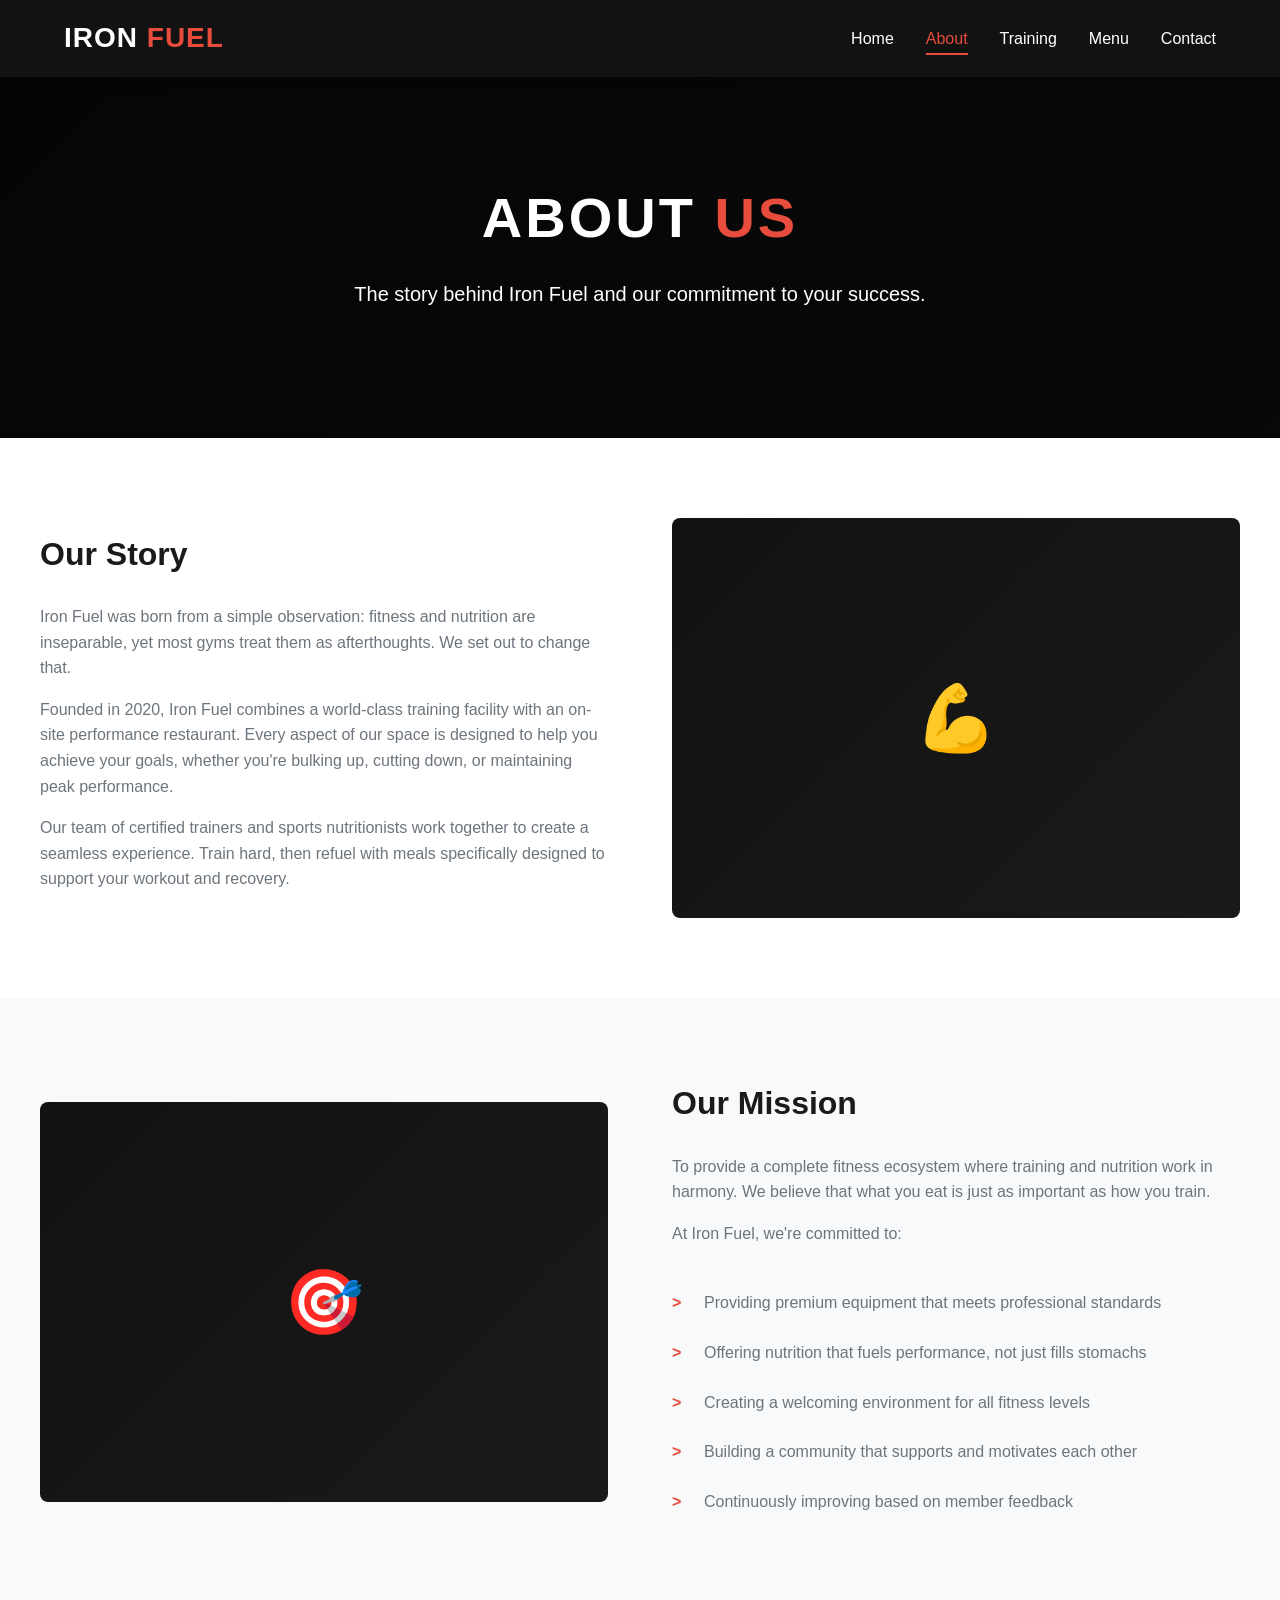
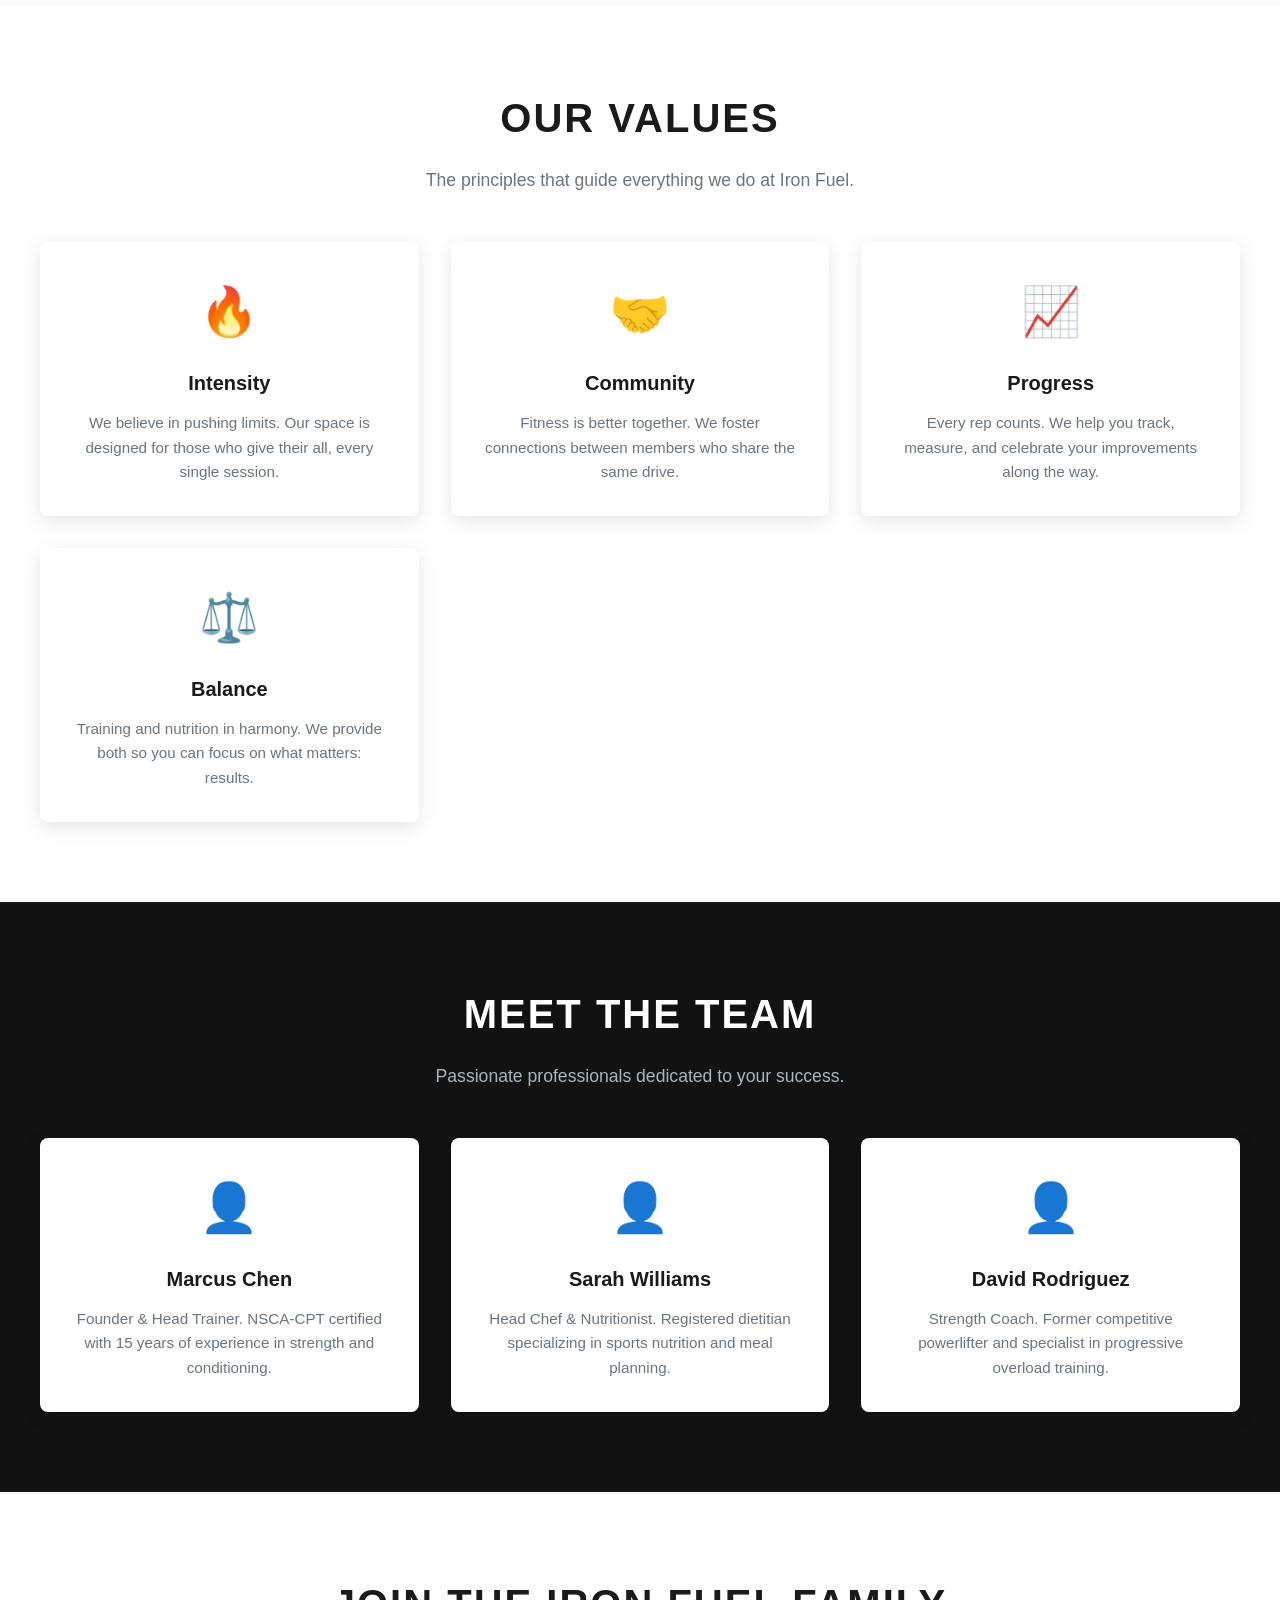
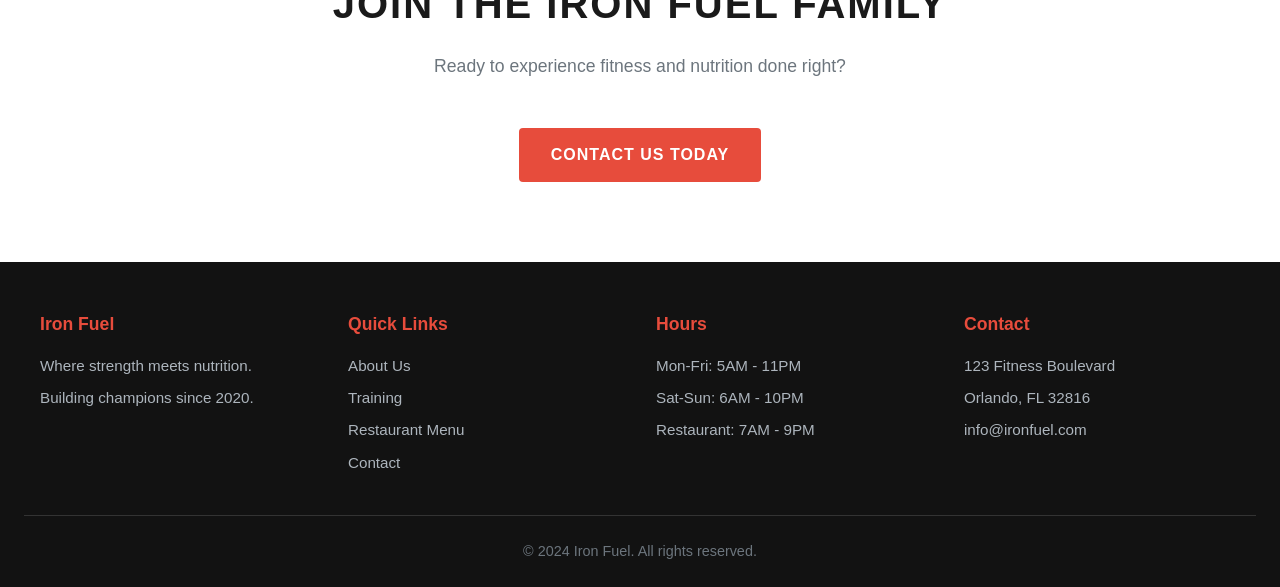
<file: about.html>
<!DOCTYPE html>
<html lang="en">
<head>
  <meta charset="UTF-8">
  <meta name="viewport" content="width=device-width, initial-scale=1.0">
  <meta name="description" content="Learn about Iron Fuel's mission to combine elite fitness facilities with performance nutrition.">
  <title>About Us | Iron Fuel</title>
  <link rel="stylesheet" href="styles.css">
</head>
<body>
  <header class="header">
    <nav class="nav-container">
      <a href="index.html" class="logo">IRON <span>FUEL</span></a>
      <button class="nav-toggle" aria-label="Toggle navigation">
        <span></span>
        <span></span>
        <span></span>
      </button>
      <ul class="nav-menu">
        <li><a href="index.html">Home</a></li>
        <li><a href="about.html" class="active">About</a></li>
        <li><a href="training.html">Training</a></li>
        <li><a href="menu.html">Menu</a></li>
        <li><a href="contact.html">Contact</a></li>
      </ul>
    </nav>
  </header>

  <main>
    <section class="hero" style="min-height: 40vh;">
      <h1>About <span>Us</span></h1>
      <p>The story behind Iron Fuel and our commitment to your success.</p>
    </section>

    <section class="section">
      <div class="container">
        <div class="about-content">
          <div class="about-text">
            <h2>Our Story</h2>
            <p>Iron Fuel was born from a simple observation: fitness and nutrition are inseparable, yet most gyms treat them as afterthoughts. We set out to change that.</p>
            <p>Founded in 2020, Iron Fuel combines a world-class training facility with an on-site performance restaurant. Every aspect of our space is designed to help you achieve your goals, whether you're bulking up, cutting down, or maintaining peak performance.</p>
            <p>Our team of certified trainers and sports nutritionists work together to create a seamless experience. Train hard, then refuel with meals specifically designed to support your workout and recovery.</p>
          </div>
          <div class="about-image">💪</div>
        </div>
      </div>
    </section>

    <section class="section section-light">
      <div class="container">
        <div class="about-content">
          <div class="about-image">🎯</div>
          <div class="about-text">
            <h2>Our Mission</h2>
            <p>To provide a complete fitness ecosystem where training and nutrition work in harmony. We believe that what you eat is just as important as how you train.</p>
            <p>At Iron Fuel, we're committed to:</p>
            <ul class="values-list">
              <li>Providing premium equipment that meets professional standards</li>
              <li>Offering nutrition that fuels performance, not just fills stomachs</li>
              <li>Creating a welcoming environment for all fitness levels</li>
              <li>Building a community that supports and motivates each other</li>
              <li>Continuously improving based on member feedback</li>
            </ul>
          </div>
        </div>
      </div>
    </section>

    <section class="section">
      <div class="container">
        <div class="section-header">
          <h2>Our Values</h2>
          <p>The principles that guide everything we do at Iron Fuel.</p>
        </div>
        <div class="features-grid">
          <div class="feature-card">
            <div class="feature-icon">🔥</div>
            <h3>Intensity</h3>
            <p>We believe in pushing limits. Our space is designed for those who give their all, every single session.</p>
          </div>
          <div class="feature-card">
            <div class="feature-icon">🤝</div>
            <h3>Community</h3>
            <p>Fitness is better together. We foster connections between members who share the same drive.</p>
          </div>
          <div class="feature-card">
            <div class="feature-icon">📈</div>
            <h3>Progress</h3>
            <p>Every rep counts. We help you track, measure, and celebrate your improvements along the way.</p>
          </div>
          <div class="feature-card">
            <div class="feature-icon">⚖️</div>
            <h3>Balance</h3>
            <p>Training and nutrition in harmony. We provide both so you can focus on what matters: results.</p>
          </div>
        </div>
      </div>
    </section>

    <section class="section section-dark">
      <div class="container">
        <div class="section-header">
          <h2>Meet the Team</h2>
          <p>Passionate professionals dedicated to your success.</p>
        </div>
        <div class="features-grid">
          <div class="feature-card">
            <div class="feature-icon">👤</div>
            <h3>Marcus Chen</h3>
            <p>Founder & Head Trainer. NSCA-CPT certified with 15 years of experience in strength and conditioning.</p>
          </div>
          <div class="feature-card">
            <div class="feature-icon">👤</div>
            <h3>Sarah Williams</h3>
            <p>Head Chef & Nutritionist. Registered dietitian specializing in sports nutrition and meal planning.</p>
          </div>
          <div class="feature-card">
            <div class="feature-icon">👤</div>
            <h3>David Rodriguez</h3>
            <p>Strength Coach. Former competitive powerlifter and specialist in progressive overload training.</p>
          </div>
        </div>
      </div>
    </section>

    <section class="section">
      <div class="container">
        <div class="section-header">
          <h2>Join the Iron Fuel Family</h2>
          <p>Ready to experience fitness and nutrition done right?</p>
        </div>
        <div style="text-align: center;">
          <a href="contact.html" class="btn btn-primary">Contact Us Today</a>
        </div>
      </div>
    </section>
  </main>

  <footer class="footer">
    <div class="footer-content">
      <div class="footer-section">
        <h4>Iron Fuel</h4>
        <p>Where strength meets nutrition.</p>
        <p>Building champions since 2020.</p>
      </div>
      <div class="footer-section">
        <h4>Quick Links</h4>
        <a href="about.html">About Us</a>
        <a href="training.html">Training</a>
        <a href="menu.html">Restaurant Menu</a>
        <a href="contact.html">Contact</a>
      </div>
      <div class="footer-section">
        <h4>Hours</h4>
        <p>Mon-Fri: 5AM - 11PM</p>
        <p>Sat-Sun: 6AM - 10PM</p>
        <p>Restaurant: 7AM - 9PM</p>
      </div>
      <div class="footer-section">
        <h4>Contact</h4>
        <p>123 Fitness Boulevard</p>
        <p>Orlando, FL 32816</p>
        <p>info@ironfuel.com</p>
      </div>
    </div>
    <div class="footer-bottom">
      <p>&copy; 2024 Iron Fuel. All rights reserved.</p>
    </div>
  </footer>

  <script>
    document.querySelector('.nav-toggle').addEventListener('click', function() {
      document.querySelector('.nav-menu').classList.toggle('active');
    });
  </script>
</body>
</html>
</file>
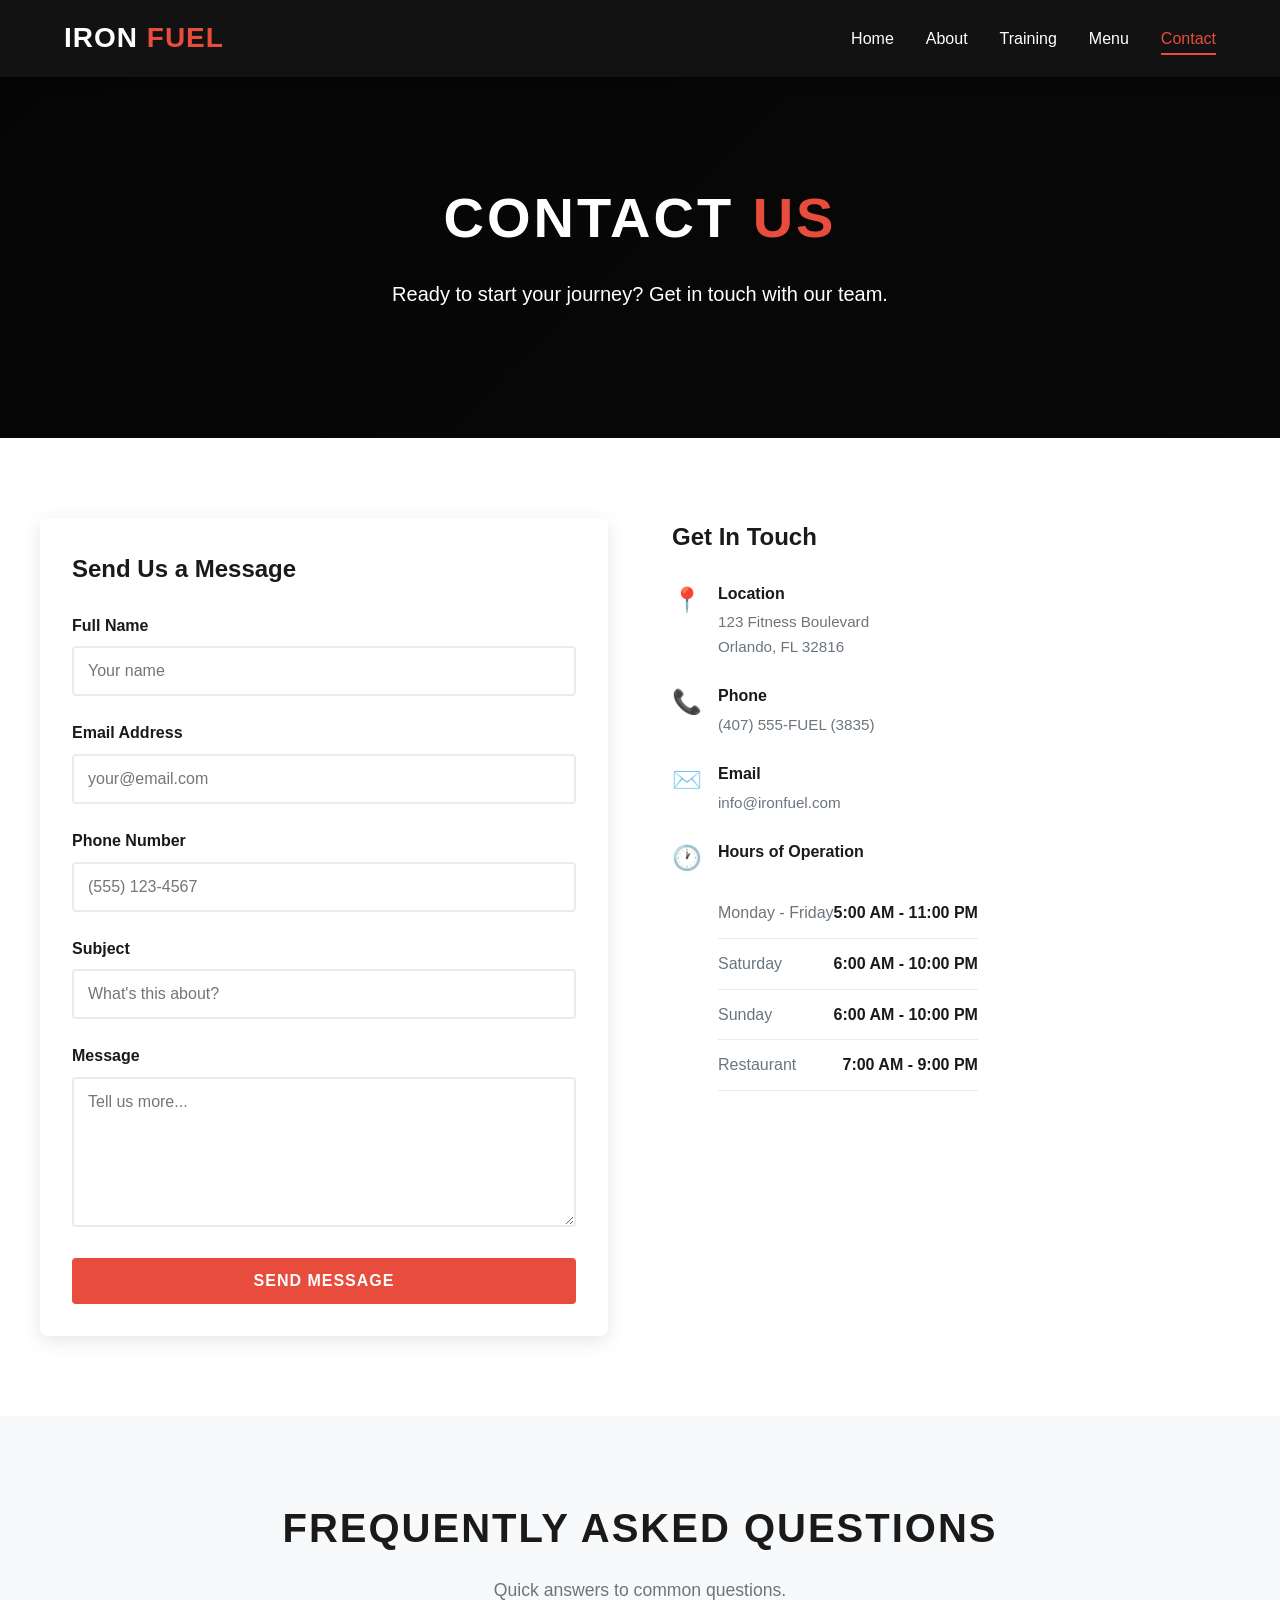
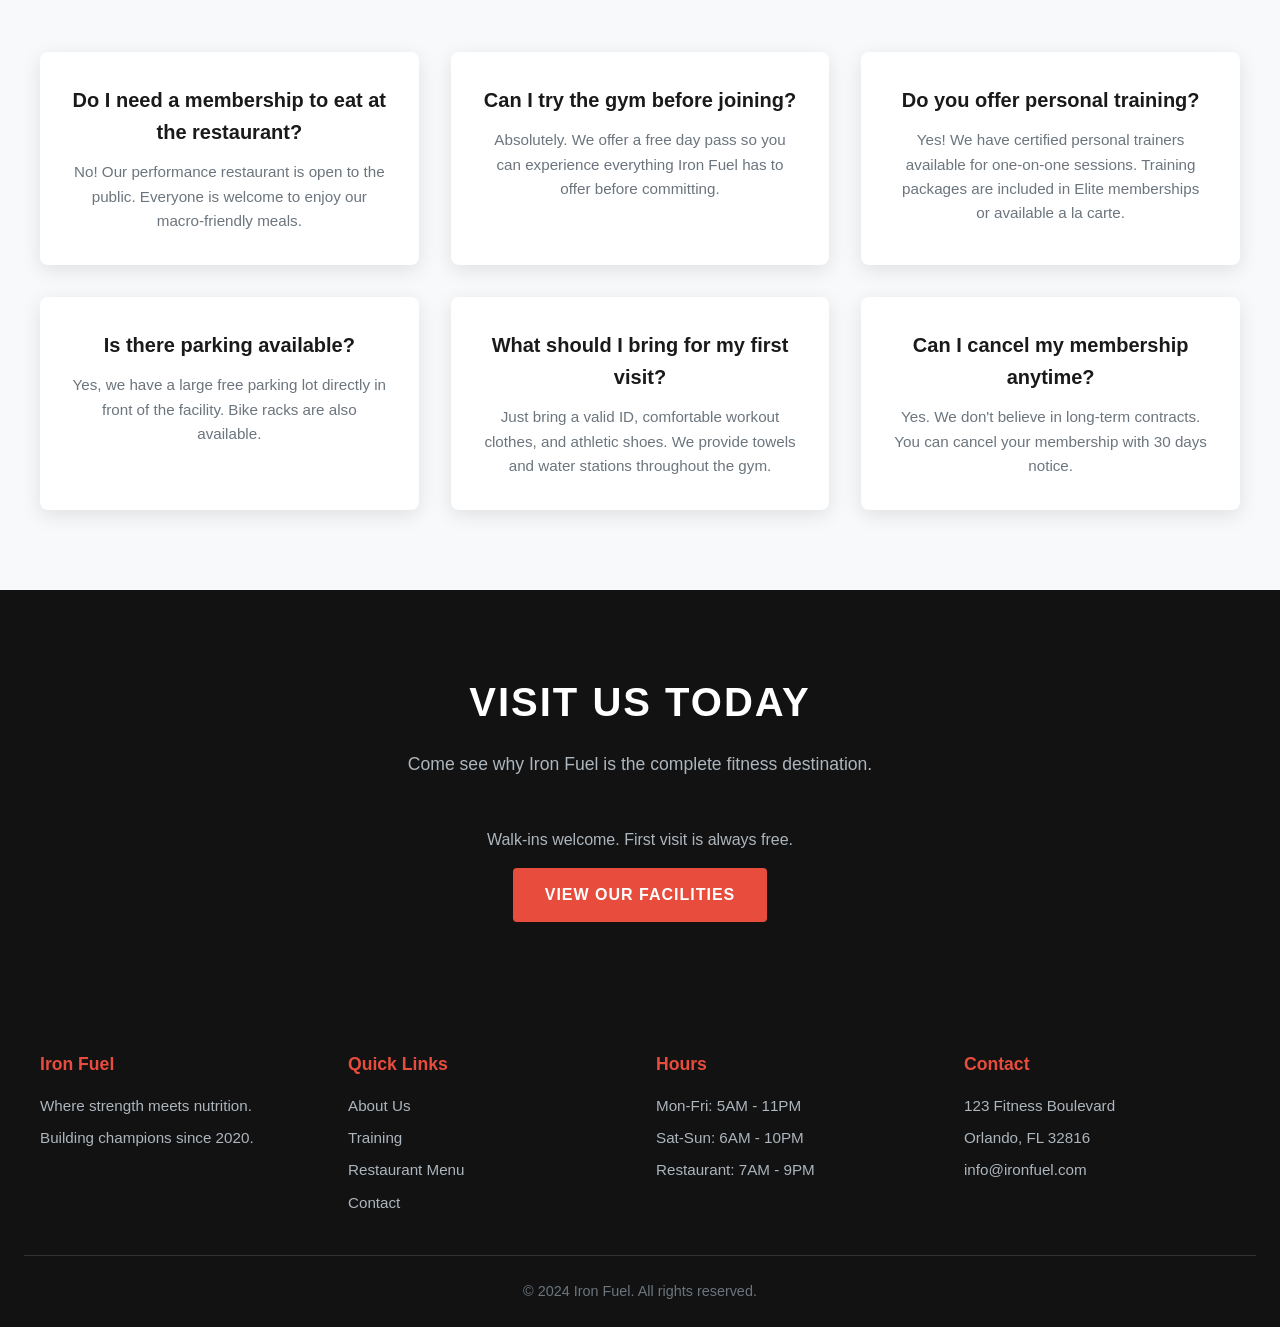
<file: contact.html>
<!DOCTYPE html>
<html lang="en">
<head>
  <meta charset="UTF-8">
  <meta name="viewport" content="width=device-width, initial-scale=1.0">
  <meta name="description" content="Contact Iron Fuel for membership inquiries, restaurant reservations, and general questions.">
  <title>Contact | Iron Fuel</title>
  <link rel="stylesheet" href="styles.css">
</head>
<body>
  <header class="header">
    <nav class="nav-container">
      <a href="index.html" class="logo">IRON <span>FUEL</span></a>
      <button class="nav-toggle" aria-label="Toggle navigation">
        <span></span>
        <span></span>
        <span></span>
      </button>
      <ul class="nav-menu">
        <li><a href="index.html">Home</a></li>
        <li><a href="about.html">About</a></li>
        <li><a href="training.html">Training</a></li>
        <li><a href="menu.html">Menu</a></li>
        <li><a href="contact.html" class="active">Contact</a></li>
      </ul>
    </nav>
  </header>

  <main>
    <section class="hero" style="min-height: 40vh;">
      <h1>Contact <span>Us</span></h1>
      <p>Ready to start your journey? Get in touch with our team.</p>
    </section>

    <section class="section">
      <div class="container">
        <div class="contact-grid">
          <div class="contact-form">
            <h3 style="margin-bottom: 1.5rem; font-size: 1.5rem;">Send Us a Message</h3>
            <form action="#" method="POST">
              <div class="form-group">
                <label for="name">Full Name</label>
                <input type="text" id="name" name="name" required placeholder="Your name">
              </div>
              <div class="form-group">
                <label for="email">Email Address</label>
                <input type="email" id="email" name="email" required placeholder="your@email.com">
              </div>
              <div class="form-group">
                <label for="phone">Phone Number</label>
                <input type="tel" id="phone" name="phone" placeholder="(555) 123-4567">
              </div>
              <div class="form-group">
                <label for="subject">Subject</label>
                <input type="text" id="subject" name="subject" required placeholder="What's this about?">
              </div>
              <div class="form-group">
                <label for="message">Message</label>
                <textarea id="message" name="message" required placeholder="Tell us more..."></textarea>
              </div>
              <button type="submit" class="btn btn-primary" style="width: 100%;">Send Message</button>
            </form>
          </div>

          <div class="contact-info">
            <h3>Get In Touch</h3>

            <div class="info-item">
              <div class="info-icon">📍</div>
              <div class="info-text">
                <h4>Location</h4>
                <p>123 Fitness Boulevard<br>Orlando, FL 32816</p>
              </div>
            </div>

            <div class="info-item">
              <div class="info-icon">📞</div>
              <div class="info-text">
                <h4>Phone</h4>
                <p>(407) 555-FUEL (3835)</p>
              </div>
            </div>

            <div class="info-item">
              <div class="info-icon">✉️</div>
              <div class="info-text">
                <h4>Email</h4>
                <p>info@ironfuel.com</p>
              </div>
            </div>

            <div class="info-item">
              <div class="info-icon">🕐</div>
              <div class="info-text">
                <h4>Hours of Operation</h4>
                <table class="hours-table">
                  <tr>
                    <td>Monday - Friday</td>
                    <td>5:00 AM - 11:00 PM</td>
                  </tr>
                  <tr>
                    <td>Saturday</td>
                    <td>6:00 AM - 10:00 PM</td>
                  </tr>
                  <tr>
                    <td>Sunday</td>
                    <td>6:00 AM - 10:00 PM</td>
                  </tr>
                  <tr>
                    <td>Restaurant</td>
                    <td>7:00 AM - 9:00 PM</td>
                  </tr>
                </table>
              </div>
            </div>
          </div>
        </div>
      </div>
    </section>

    <section class="section section-light">
      <div class="container">
        <div class="section-header">
          <h2>Frequently Asked Questions</h2>
          <p>Quick answers to common questions.</p>
        </div>
        <div class="features-grid">
          <div class="feature-card">
            <h3>Do I need a membership to eat at the restaurant?</h3>
            <p>No! Our performance restaurant is open to the public. Everyone is welcome to enjoy our macro-friendly meals.</p>
          </div>
          <div class="feature-card">
            <h3>Can I try the gym before joining?</h3>
            <p>Absolutely. We offer a free day pass so you can experience everything Iron Fuel has to offer before committing.</p>
          </div>
          <div class="feature-card">
            <h3>Do you offer personal training?</h3>
            <p>Yes! We have certified personal trainers available for one-on-one sessions. Training packages are included in Elite memberships or available a la carte.</p>
          </div>
          <div class="feature-card">
            <h3>Is there parking available?</h3>
            <p>Yes, we have a large free parking lot directly in front of the facility. Bike racks are also available.</p>
          </div>
          <div class="feature-card">
            <h3>What should I bring for my first visit?</h3>
            <p>Just bring a valid ID, comfortable workout clothes, and athletic shoes. We provide towels and water stations throughout the gym.</p>
          </div>
          <div class="feature-card">
            <h3>Can I cancel my membership anytime?</h3>
            <p>Yes. We don't believe in long-term contracts. You can cancel your membership with 30 days notice.</p>
          </div>
        </div>
      </div>
    </section>

    <section class="section section-dark">
      <div class="container">
        <div class="section-header">
          <h2>Visit Us Today</h2>
          <p>Come see why Iron Fuel is the complete fitness destination.</p>
        </div>
        <div style="text-align: center;">
          <p style="margin-bottom: 1rem; color: #adb5bd;">Walk-ins welcome. First visit is always free.</p>
          <a href="training.html" class="btn btn-primary">View Our Facilities</a>
        </div>
      </div>
    </section>
  </main>

  <footer class="footer">
    <div class="footer-content">
      <div class="footer-section">
        <h4>Iron Fuel</h4>
        <p>Where strength meets nutrition.</p>
        <p>Building champions since 2020.</p>
      </div>
      <div class="footer-section">
        <h4>Quick Links</h4>
        <a href="about.html">About Us</a>
        <a href="training.html">Training</a>
        <a href="menu.html">Restaurant Menu</a>
        <a href="contact.html">Contact</a>
      </div>
      <div class="footer-section">
        <h4>Hours</h4>
        <p>Mon-Fri: 5AM - 11PM</p>
        <p>Sat-Sun: 6AM - 10PM</p>
        <p>Restaurant: 7AM - 9PM</p>
      </div>
      <div class="footer-section">
        <h4>Contact</h4>
        <p>123 Fitness Boulevard</p>
        <p>Orlando, FL 32816</p>
        <p>info@ironfuel.com</p>
      </div>
    </div>
    <div class="footer-bottom">
      <p>&copy; 2024 Iron Fuel. All rights reserved.</p>
    </div>
  </footer>

  <script>
    document.querySelector('.nav-toggle').addEventListener('click', function() {
      document.querySelector('.nav-menu').classList.toggle('active');
    });
  </script>
</body>
</html>
</file>
<file: styles.css>
/* CSS Variables */
:root {
  --primary: #1a1a1a;
  --secondary: #c9302c;
  --accent: #e74c3c;
  --light: #f8f9fa;
  --dark: #121212;
  --gray: #6c757d;
  --white: #ffffff;
  --font-main: 'Segoe UI', Tahoma, Geneva, Verdana, sans-serif;
}

/* Reset */
*,
*::before,
*::after {
  box-sizing: border-box;
  margin: 0;
  padding: 0;
}

html {
  scroll-behavior: smooth;
}

body {
  font-family: var(--font-main);
  line-height: 1.6;
  color: var(--primary);
  background-color: var(--white);
  overflow-x: hidden;
}

img {
  max-width: 100%;
  height: auto;
}

a {
  text-decoration: none;
  color: inherit;
}

ul {
  list-style: none;
}

/* Header & Navigation */
.header {
  background-color: var(--dark);
  padding: 1rem 0;
  position: sticky;
  top: 0;
  z-index: 1000;
  box-shadow: 0 2px 10px rgba(0, 0, 0, 0.3);
}

.nav-container {
  max-width: 1200px;
  margin: 0 auto;
  padding: 0 1.5rem;
  display: flex;
  justify-content: space-between;
  align-items: center;
}

.logo {
  font-size: 1.75rem;
  font-weight: 800;
  color: var(--white);
  letter-spacing: 1px;
}

.logo span {
  color: var(--accent);
}

.nav-toggle {
  display: none;
  background: none;
  border: none;
  cursor: pointer;
  padding: 0.5rem;
}

.nav-toggle span {
  display: block;
  width: 25px;
  height: 3px;
  background-color: var(--white);
  margin: 5px 0;
  transition: 0.3s;
}

.nav-menu {
  display: flex;
  gap: 2rem;
}

.nav-menu a {
  color: var(--white);
  font-weight: 500;
  padding: 0.5rem 0;
  position: relative;
  transition: color 0.3s;
}

.nav-menu a::after {
  content: '';
  position: absolute;
  bottom: 0;
  left: 0;
  width: 0;
  height: 2px;
  background-color: var(--accent);
  transition: width 0.3s;
}

.nav-menu a:hover,
.nav-menu a.active {
  color: var(--accent);
}

.nav-menu a:hover::after,
.nav-menu a.active::after {
  width: 100%;
}

/* Hero Section */
.hero {
  background: linear-gradient(rgba(0, 0, 0, 0.7), rgba(0, 0, 0, 0.7)),
    linear-gradient(135deg, var(--dark) 0%, var(--primary) 100%);
  color: var(--white);
  padding: 6rem 1.5rem;
  text-align: center;
  min-height: 70vh;
  display: flex;
  flex-direction: column;
  justify-content: center;
  align-items: center;
}

/* Fade-in animation keyframes */
@keyframes fadeInUp {
  from {
    opacity: 0;
    transform: translateY(30px);
  }
  to {
    opacity: 1;
    transform: translateY(0);
  }
}

.hero h1 {
  font-size: 3.5rem;
  font-weight: 800;
  margin-bottom: 1rem;
  text-transform: uppercase;
  letter-spacing: 3px;
  animation: fadeInUp 0.8s ease-out forwards;
}

.hero h1 span {
  color: var(--accent);
}

.hero p {
  font-size: 1.25rem;
  max-width: 600px;
  margin-bottom: 2rem;
  opacity: 0;
  animation: fadeInUp 0.8s ease-out 0.2s forwards;
}

.hero > div {
  opacity: 0;
  animation: fadeInUp 0.8s ease-out 0.4s forwards;
}

/* Homepage hero with background image */
.hero-home {
  background: linear-gradient(rgba(0, 0, 0, 0.55), rgba(0, 0, 0, 0.55)),
    url('images/hero.png');
  background-size: cover;
  background-position: center;
  background-repeat: no-repeat;
  background-attachment: fixed;
}

/* Feature Image */
.feature-image-section {
  padding: 0;
  overflow: hidden;
}

.feature-image-section .container {
  max-width: 100%;
  padding: 0;
}

.feature-image {
  width: 100%;
  max-width: 100%;
  height: 400px;
  object-fit: cover;
  object-position: center;
  display: block;
}

/* Buttons */
.btn {
  display: inline-block;
  padding: 0.875rem 2rem;
  font-size: 1rem;
  font-weight: 600;
  text-transform: uppercase;
  letter-spacing: 1px;
  border: none;
  border-radius: 4px;
  cursor: pointer;
  transition: all 0.3s;
}

.btn-primary {
  background-color: var(--accent);
  color: var(--white);
}

.btn-primary:hover {
  background-color: var(--secondary);
  transform: translateY(-2px);
  box-shadow: 0 4px 15px rgba(231, 76, 60, 0.4);
}

.btn-secondary {
  background-color: transparent;
  color: var(--white);
  border: 2px solid var(--white);
}

.btn-secondary:hover {
  background-color: var(--white);
  color: var(--dark);
}

/* Sections */
.section {
  padding: 5rem 1.5rem;
}

.section-dark {
  background-color: var(--dark);
  color: var(--white);
}

.section-light {
  background-color: var(--light);
}

.container {
  max-width: 1200px;
  margin: 0 auto;
}

.section-header {
  text-align: center;
  margin-bottom: 3rem;
}

.section-header h2 {
  font-size: 2.5rem;
  font-weight: 700;
  margin-bottom: 1rem;
  text-transform: uppercase;
  letter-spacing: 2px;
}

.section-header p {
  font-size: 1.1rem;
  color: var(--gray);
  max-width: 600px;
  margin: 0 auto;
}

.section-dark .section-header p {
  color: #adb5bd;
}

/* Features Grid */
.features-grid {
  display: grid;
  grid-template-columns: repeat(auto-fit, minmax(280px, 1fr));
  gap: 2rem;
}

.feature-card {
  background-color: var(--white);
  padding: 2rem;
  border-radius: 8px;
  text-align: center;
  box-shadow: 0 5px 20px rgba(0, 0, 0, 0.1);
  transition: transform 0.3s, box-shadow 0.3s;
}

.feature-card:hover {
  transform: translateY(-5px);
  box-shadow: 0 10px 30px rgba(0, 0, 0, 0.15);
}

.feature-icon {
  font-size: 3rem;
  margin-bottom: 1rem;
}

.feature-card h3 {
  font-size: 1.25rem;
  margin-bottom: 0.75rem;
  color: var(--primary);
}

.feature-card p {
  color: var(--gray);
  font-size: 0.95rem;
}

/* Offer Grid (What We Offer Section) */
.offer-grid {
  display: grid;
  grid-template-columns: repeat(2, 1fr);
  gap: 2rem;
}

.offer-card {
  background-color: rgba(255, 255, 255, 0.05);
  border: 1px solid rgba(255, 255, 255, 0.1);
  padding: 2.5rem;
  border-radius: 8px;
}

.offer-icon {
  font-size: 3rem;
  margin-bottom: 1rem;
}

.offer-card h3 {
  font-size: 1.5rem;
  margin-bottom: 0.75rem;
  color: var(--accent);
}

.offer-card > p {
  color: #adb5bd;
  margin-bottom: 1.5rem;
}

.offer-list {
  margin-bottom: 2rem;
}

.offer-list li {
  padding: 0.5rem 0;
  padding-left: 1.5rem;
  position: relative;
  color: #adb5bd;
}

.offer-list li::before {
  content: '>';
  position: absolute;
  left: 0;
  color: var(--accent);
  font-weight: 700;
}

/* About Page */
.about-content {
  display: grid;
  grid-template-columns: 1fr 1fr;
  gap: 4rem;
  align-items: center;
}

.about-text h2 {
  font-size: 2rem;
  margin-bottom: 1.5rem;
  color: var(--primary);
}

.about-text p {
  margin-bottom: 1rem;
  color: var(--gray);
}

.about-image {
  background: linear-gradient(135deg, var(--dark) 0%, var(--primary) 100%);
  height: 400px;
  border-radius: 8px;
  display: flex;
  align-items: center;
  justify-content: center;
  color: var(--white);
  font-size: 4rem;
}

.values-list {
  margin-top: 2rem;
}

.values-list li {
  padding: 0.75rem 0;
  padding-left: 2rem;
  position: relative;
  color: var(--gray);
}

.values-list li::before {
  content: '>';
  position: absolute;
  left: 0;
  color: var(--accent);
  font-weight: 700;
}

/* Training Page */
.equipment-grid {
  display: grid;
  grid-template-columns: repeat(auto-fit, minmax(300px, 1fr));
  gap: 2rem;
}

.equipment-card {
  background: var(--white);
  border-radius: 8px;
  overflow: hidden;
  box-shadow: 0 5px 20px rgba(0, 0, 0, 0.1);
  transition: transform 0.3s ease, box-shadow 0.3s ease;
}

.equipment-card:hover {
  transform: translateY(-8px);
  box-shadow: 0 15px 40px rgba(0, 0, 0, 0.2);
}

.equipment-card:hover .equipment-image {
  background: linear-gradient(135deg, var(--secondary) 0%, var(--dark) 100%);
}

.equipment-image {
  height: 200px;
  background: linear-gradient(135deg, var(--primary) 0%, var(--dark) 100%);
  display: flex;
  align-items: center;
  justify-content: center;
  font-size: 4rem;
  transition: background 0.3s ease;
}

.equipment-content {
  padding: 1.5rem;
}

.equipment-content h3 {
  font-size: 1.25rem;
  margin-bottom: 0.75rem;
  color: var(--primary);
}

.equipment-content p {
  color: var(--gray);
  font-size: 0.95rem;
}

/* Menu Page */
.filter-bar {
  background-color: var(--dark);
  padding: 1.25rem 1.5rem;
}

.filter-bar .container {
  display: flex;
  justify-content: center;
  gap: 0.75rem;
  flex-wrap: wrap;
}

.filter-btn {
  background-color: transparent;
  color: var(--white);
  border: 2px solid rgba(255, 255, 255, 0.3);
  padding: 0.5rem 1.5rem;
  font-size: 0.9rem;
  font-weight: 600;
  text-transform: uppercase;
  letter-spacing: 1px;
  border-radius: 4px;
  cursor: pointer;
  transition: border-color 0.3s, color 0.3s, background-color 0.3s;
}

.filter-btn:hover {
  border-color: var(--accent);
  color: var(--accent);
}

.filter-btn.active {
  background-color: var(--accent);
  border-color: var(--accent);
  color: var(--white);
}

.menu-section {
  margin-bottom: 3rem;
}

.menu-section h3 {
  font-size: 1.75rem;
  margin-bottom: 1.5rem;
  color: var(--accent);
  border-bottom: 2px solid var(--accent);
  padding-bottom: 0.5rem;
}

.menu-grid {
  display: grid;
  grid-template-columns: repeat(auto-fit, minmax(300px, 1fr));
  gap: 1.5rem;
}

.menu-item {
  background: var(--white);
  padding: 1.5rem;
  border-radius: 8px;
  box-shadow: 0 3px 15px rgba(0, 0, 0, 0.08);
  border-left: 4px solid var(--accent);
  transition: transform 0.3s ease, box-shadow 0.3s ease, border-left-width 0.3s ease;
}

.menu-item:hover {
  transform: translateY(-5px) translateX(5px);
  box-shadow: 0 8px 25px rgba(0, 0, 0, 0.15);
  border-left-width: 8px;
}

.menu-item h4 {
  font-size: 1.1rem;
  margin-bottom: 0.5rem;
  color: var(--primary);
  display: flex;
  justify-content: space-between;
  align-items: center;
}

.menu-item .price {
  color: var(--accent);
  font-weight: 700;
}

.menu-item p {
  color: var(--gray);
  font-size: 0.9rem;
  margin-bottom: 0.5rem;
}

.menu-item .macros {
  font-size: 0.8rem;
  color: var(--secondary);
  font-weight: 600;
}

/* Contact Page */
.contact-grid {
  display: grid;
  grid-template-columns: 1fr 1fr;
  gap: 4rem;
}

.contact-form {
  background: var(--white);
  padding: 2rem;
  border-radius: 8px;
  box-shadow: 0 5px 20px rgba(0, 0, 0, 0.1);
}

.form-group {
  margin-bottom: 1.5rem;
}

.form-group label {
  display: block;
  margin-bottom: 0.5rem;
  font-weight: 600;
  color: var(--primary);
}

.form-group input,
.form-group textarea {
  width: 100%;
  padding: 0.875rem;
  border: 2px solid #e9ecef;
  border-radius: 4px;
  font-size: 1rem;
  font-family: inherit;
  transition: border-color 0.3s;
}

.form-group input:focus,
.form-group textarea:focus {
  outline: none;
  border-color: var(--accent);
}

.form-group textarea {
  min-height: 150px;
  resize: vertical;
}

.contact-info h3 {
  font-size: 1.5rem;
  margin-bottom: 1.5rem;
  color: var(--primary);
}

.info-item {
  display: flex;
  gap: 1rem;
  margin-bottom: 1.5rem;
  align-items: flex-start;
}

.info-icon {
  font-size: 1.5rem;
  color: var(--accent);
}

.info-text h4 {
  font-size: 1rem;
  margin-bottom: 0.25rem;
  color: var(--primary);
}

.info-text p {
  color: var(--gray);
  font-size: 0.95rem;
}

.hours-table {
  width: 100%;
  margin-top: 1.5rem;
  border-collapse: collapse;
}

.hours-table tr {
  border-bottom: 1px solid #e9ecef;
}

.hours-table td {
  padding: 0.75rem 0;
  color: var(--gray);
}

.hours-table td:last-child {
  text-align: right;
  font-weight: 600;
  color: var(--primary);
}

/* Footer */
.footer {
  background-color: var(--dark);
  color: var(--white);
  padding: 3rem 1.5rem 1.5rem;
}

.footer-content {
  max-width: 1200px;
  margin: 0 auto;
  display: grid;
  grid-template-columns: repeat(auto-fit, minmax(200px, 1fr));
  gap: 2rem;
  margin-bottom: 2rem;
}

.footer-section h4 {
  font-size: 1.1rem;
  margin-bottom: 1rem;
  color: var(--accent);
}

.footer-section p,
.footer-section a {
  color: #adb5bd;
  font-size: 0.95rem;
  display: block;
  margin-bottom: 0.5rem;
  transition: color 0.3s;
}

.footer-section a:hover {
  color: var(--accent);
}

.footer-bottom {
  text-align: center;
  padding-top: 1.5rem;
  border-top: 1px solid #333;
  color: #6c757d;
  font-size: 0.9rem;
}

/* Responsive Design */
@media (max-width: 992px) {
  .about-content,
  .contact-grid,
  .offer-grid {
    grid-template-columns: 1fr;
    gap: 2rem;
  }

  .about-image {
    order: -1;
    height: 300px;
  }

  .equipment-grid {
    grid-template-columns: repeat(2, 1fr);
  }

  .features-grid {
    grid-template-columns: repeat(2, 1fr);
  }

  .feature-image {
    height: 300px;
  }
}

@media (max-width: 768px) {
  .nav-toggle {
    display: block;
  }

  .nav-menu {
    position: absolute;
    top: 100%;
    left: 0;
    right: 0;
    background-color: var(--dark);
    flex-direction: column;
    padding: 0;
    gap: 0;
    display: none;
    border-top: 1px solid #333;
  }

  .nav-menu.active {
    display: flex;
  }

  .nav-menu li {
    width: 100%;
  }

  .nav-menu a {
    display: block;
    padding: 1rem 1.5rem;
    border-bottom: 1px solid #333;
  }

  /* Remove the underline effect on mobile */
  .nav-menu a::after {
    display: none;
  }

  .nav-menu a:hover,
  .nav-menu a.active {
    background-color: rgba(231, 76, 60, 0.1);
  }

  .hero {
    padding: 4rem 1rem;
    min-height: 50vh !important;
    background-attachment: scroll !important;
  }

  .hero h1 {
    font-size: 2.5rem;
  }

  .hero p {
    font-size: 1rem;
  }

  .section {
    padding: 3rem 1rem;
  }

  .section-header h2 {
    font-size: 2rem;
  }

  .section-header p {
    font-size: 1rem;
  }

  /* Contact form adjustments */
  .contact-form {
    padding: 1.5rem;
  }

  /* Menu items adjustments */
  .menu-item h4 {
    flex-direction: column;
    align-items: flex-start;
    gap: 0.25rem;
  }

  /* Hours table on mobile */
  .hours-table td {
    font-size: 0.9rem;
  }

  /* Stack grids to single column on tablets */
  .features-grid,
  .equipment-grid {
    grid-template-columns: 1fr;
  }

  .feature-image {
    height: 220px;
  }
}

@media (max-width: 480px) {
  .hero h1 {
    font-size: 1.75rem;
    letter-spacing: 1px;
  }

  .hero p {
    font-size: 0.95rem;
  }

  .btn {
    padding: 0.75rem 1.5rem;
    font-size: 0.9rem;
    width: 100%;
    text-align: center;
  }

  .hero > div {
    display: flex;
    flex-direction: column;
    gap: 0.75rem;
    width: 100%;
    padding: 0 1rem;
  }

  .features-grid,
  .equipment-grid,
  .menu-grid {
    grid-template-columns: 1fr;
  }

  .feature-card,
  .equipment-card,
  .offer-card {
    padding: 1.5rem;
  }

  .feature-icon,
  .offer-icon {
    font-size: 2.5rem;
  }

  .section-header h2 {
    font-size: 1.5rem;
  }

  .menu-section h3 {
    font-size: 1.25rem;
  }

  .menu-item {
    padding: 1rem;
  }

  .menu-item h4 {
    font-size: 1rem;
  }

  .footer-content {
    grid-template-columns: 1fr;
    text-align: center;
  }

  .info-item {
    flex-direction: column;
    text-align: center;
  }

  .logo {
    font-size: 1.5rem;
  }

  .about-text h2,
  .contact-info h3 {
    font-size: 1.5rem;
  }

  .offer-list li {
    font-size: 0.9rem;
  }
}
</file>
